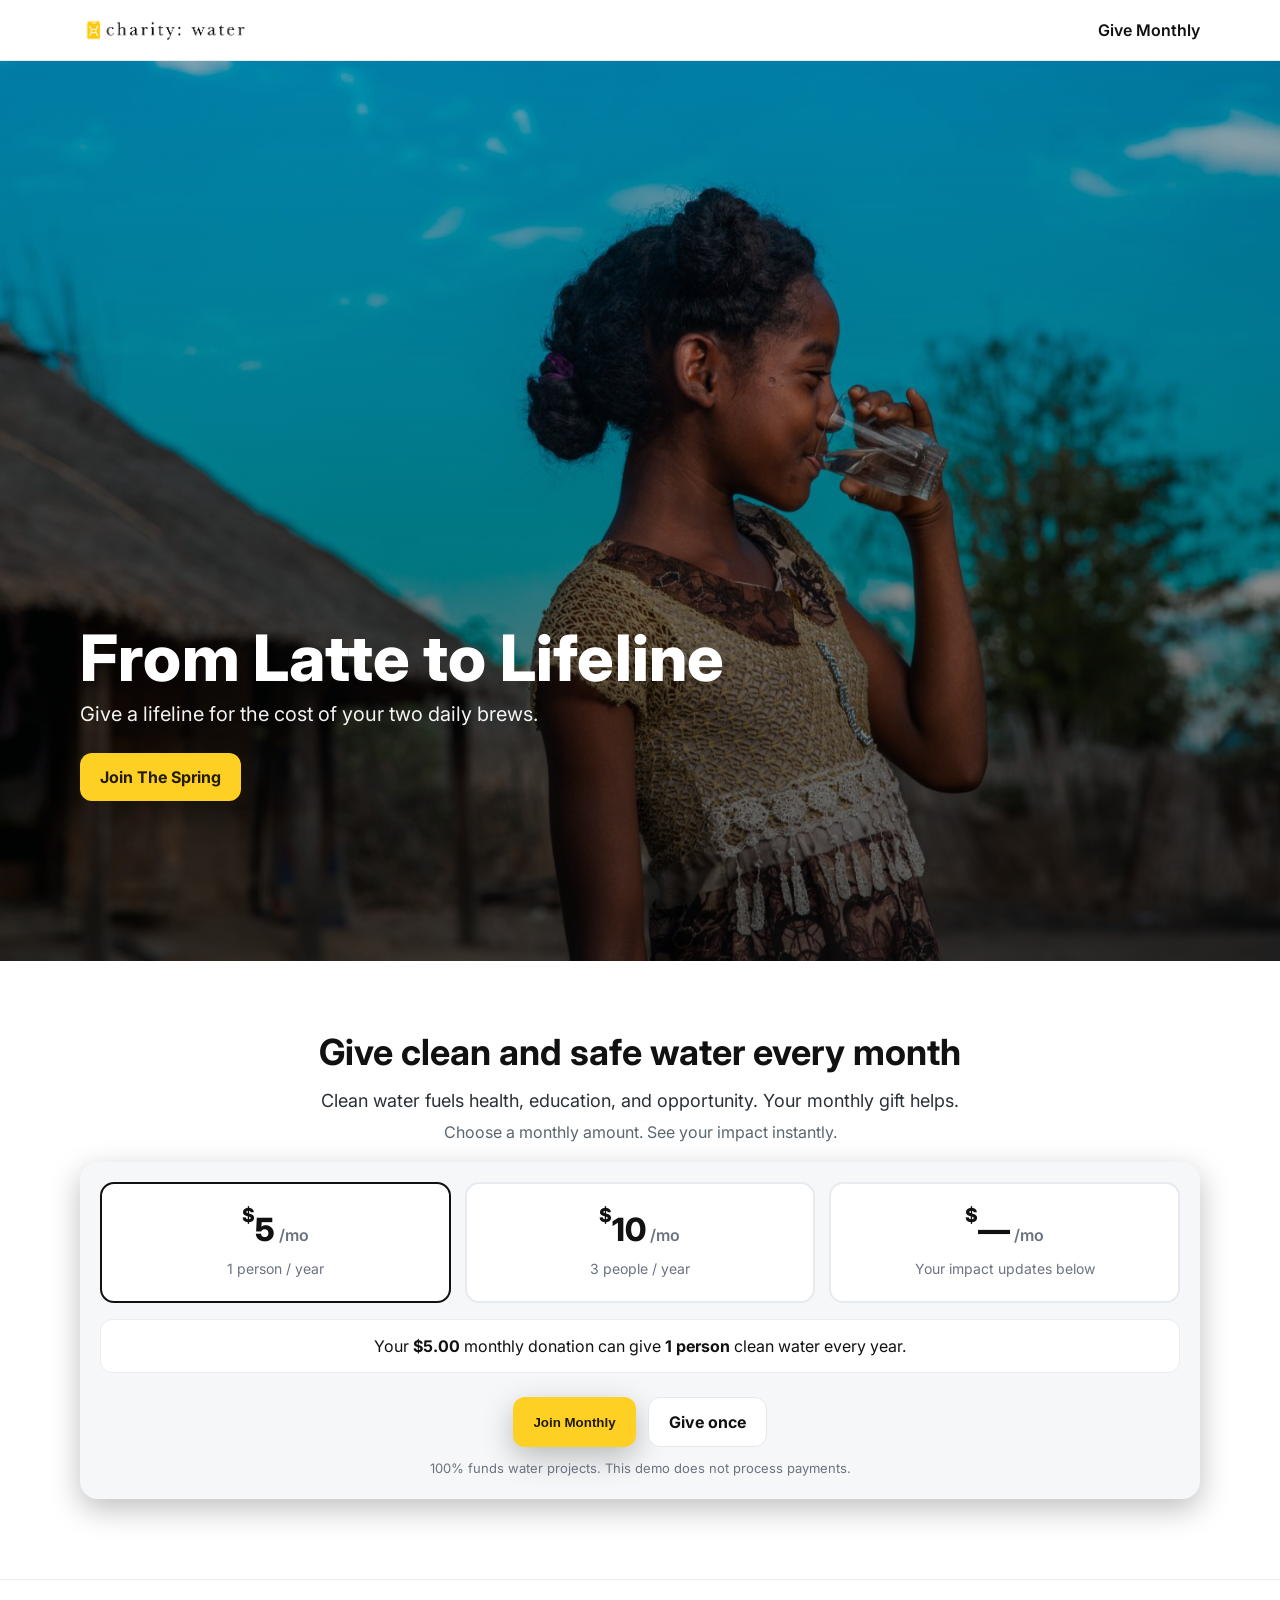
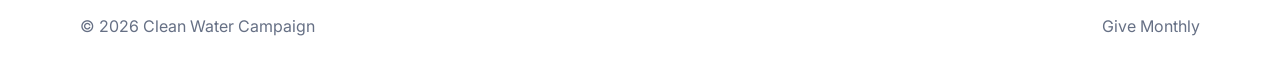
<file: index.html>
<!doctype html>
<html lang="en">
<head>
  <meta charset="utf-8" />
  <meta name="viewport" content="width=device-width, initial-scale=1" />
  <title>From Latte to Lifeline</title>

  <link rel="preconnect" href="https://fonts.googleapis.com">
  <link rel="preconnect" href="https://fonts.gstatic.com" crossorigin>
  <link href="https://fonts.googleapis.com/css2?family=Inter:wght@400;600;700;800&display=swap" rel="stylesheet">

  <link rel="stylesheet" href="styles.css" />
</head>
<body>
  <!-- Header -->
  <header class="site-header">
    <div class="container header-inner">
      <a href="#" class="brand" aria-label="Home">
        <img src="charity_logo.png" alt="charity: water logo" height="32">
      
      </a>
      <nav class="nav"><a class="nav-link" href="#give">Give Monthly</a></nav>
    </div>
  </header>

  <main>
    <!-- Hero (full screen) -->
    <section class="hero" role="banner" aria-label="Clean water campaign">
      <img class="hero-bg" src="hero.jpg" alt="Girl drinking clean water, rural village background">
      <div class="overlay"></div>
      <div class="container hero-content">
        <h1 class="hero-title">From Latte to Lifeline</h1>
        <p class="hero-subtitle">Give a lifeline for the cost of your two daily brews.</p>
        <a href="#give" class="btn btn-primary">Join The Spring</a>
      </div>
    </section>

    <!-- Donation (centered copy) -->
    <section id="give" class="give">
      <div class="container">
        <header class="give-header">
          <h2>Give clean and safe water every month</h2>
          <p class="lead">Clean water fuels health, education, and opportunity. Your monthly gift helps.</p>
          <p class="muted">Choose a monthly amount. See your impact instantly.</p>
        </header>

        <form id="donation-form" class="donation" onsubmit="return false;">
          <fieldset class="amounts">
            <legend class="sr-only">Monthly donation amount</legend>

            <label class="amount-card">
              <input type="radio" name="amount" value="5" data-people="1" checked>
              <span class="amount-content">
                <span class="price"><sup>$</sup>5<span class="per">/mo</span></span>
                <span class="impact">1 person / year</span>
              </span>
            </label>

            <label class="amount-card">
              <input type="radio" name="amount" value="10" data-people="3">
              <span class="amount-content">
                <span class="price"><sup>$</sup>10<span class="per">/mo</span></span>
                <span class="impact">3 people / year</span>
              </span>
            </label>

            <label class="amount-card amount-other">
              <input type="number" min="1" step="1" name="other" placeholder="Other" aria-label="Other monthly amount">
              <span class="amount-content">
                <span class="price other"><sup>$</sup><span class="other-val">—</span><span class="per">/mo</span></span>
                <span class="impact other-impact">Your impact updates below</span>
              </span>
            </label>
          </fieldset>

          <p class="impact-line" aria-live="polite">
            Your <strong>$<span id="impact-amount">5</span>.00</strong> monthly donation can give
            <strong><span id="impact-people">1</span> person</strong> clean water every year.
          </p>

          <div class="actions">
            <button type="button" id="join-btn" class="btn btn-primary">Join Monthly</button>
            <a href="#" class="btn btn-secondary">Give once</a>
          </div>

          <p class="fineprint">100% funds water projects. This demo does not process payments.</p>
        </form>
      </div>
    </section>
  </main>

  <footer class="site-footer">
    <div class="container footer-inner">
      <p>© <span id="year"></span> Clean Water Campaign</p>
      <a class="foot-link" href="#give">Give Monthly</a>
    </div>
  </footer>

  <script src="script.js" defer></script>
</body>
</html>
</file>
<file: styles.css>
/* ===== Base ===== */
:root{
  --text:#111111;
  --muted:#5b6770;
  --brand:#ffd024;
  --card:#f6f7f8;
  --shadow:0 10px 30px rgba(0,0,0,.25);
}
*{box-sizing:border-box}
html,body{height:100%}
body{
  margin:0;
  font-family:Inter,system-ui,-apple-system,Segoe UI,Roboto,Arial,sans-serif;
  color:var(--text);
  background:#fff;
  line-height:1.5;
}
img{max-width:100%;height:auto;display:block}
.container{max-width:1120px;width:92%;margin:0 auto}

/* ===== Header ===== */
.site-header{
  position:sticky;top:0;z-index:50;
  background:rgba(255,255,255,.9);
  -webkit-backdrop-filter:saturate(180%) blur(8px);
  backdrop-filter:saturate(180%) blur(8px);
  border-bottom:1px solid #e9ecef;
}
.header-inner{display:flex;align-items:center;justify-content:space-between;padding:14px 0}
.brand{display:inline-flex;align-items:center;gap:10px;text-decoration:none}
.brand img{height:32px}
.nav-link{color:inherit;text-decoration:none;font-weight:600}

/* ===== Hero (full screen) ===== */
.hero{
  position:relative;
  min-height:100vh;      /* fallback */
  min-height:100dvh;     /* modern browsers */
  display:grid;place-items:center;
  overflow:hidden;background:#0b1d1f;
}
.hero-bg{
  position:absolute;top:0;left:0;right:0;bottom:0;
  width:100%;height:100%;object-fit:cover;
  opacity:.88;transform:scale(1.02);
  z-index:0;display:block;
}
.overlay{
  position:absolute;top:0;left:0;right:0;bottom:0;
  background:linear-gradient(to top, rgba(0,0,0,.55), rgba(0,0,0,.15));
  z-index:1; /* under text, above image */
  /* mix-blend-mode:multiply; // optional */
}
.hero-content{
  position:relative;z-index:2;color:#fff;text-align:left;
  padding:96px 0 160px;        /* pushes donation below hero */
  align-self:end;
}
.hero-title{font-size:clamp(40px,6vw,64px);line-height:1.05;margin:0 0 8px;font-weight:800;letter-spacing:.2px}
.hero-subtitle{font-size:clamp(16px,2.2vw,20px);opacity:.95;margin:0 0 24px}

/* Buttons */
.btn{display:inline-flex;align-items:center;justify-content:center;padding:12px 20px;border-radius:12px;border:0;font-weight:700;text-decoration:none;cursor:pointer;transition:.2s transform,.2s box-shadow}
.btn-primary{background:var(--brand);color:#231b00;box-shadow:var(--shadow)}
.btn-primary:hover{transform:translateY(-1px)}
.btn-secondary{background:#fff;color:#111;border:1px solid #e5e7eb}
.btn-secondary:hover{transform:translateY(-1px)}

/* ===== Donation (centered) ===== */
.give{
  position:relative; z-index:auto;
  margin:0;
  padding:64px 0 80px;
  background:#fff;
}
.give-header{margin-bottom:18px;text-align:center}
.give-header h2{margin:0 0 6px;font-size:clamp(24px,4vw,36px)}
.lead{font-size:16px;color:#2a3136;margin:8px 0 6px}
@media (min-width:900px){.lead{font-size:18px}}
.muted{color:var(--muted);margin:0}

.donation{background:var(--card);padding:20px;border-radius:18px;box-shadow:var(--shadow);text-align:center}
.amounts{display:grid;grid-template-columns:repeat(auto-fit,minmax(180px,1fr));gap:14px;margin:0;padding:0;border:0}
.amount-card{position:relative;display:block;background:#fff;border:2px solid #e7eaee;border-radius:14px;transition:border-color .15s,transform .15s}
.amount-card:hover{transform:translateY(-2px)}
.amount-card input[type="radio"]{position:absolute;top:0;left:0;right:0;bottom:0;opacity:0}
.amount-content{display:grid;place-items:center;padding:22px 16px}
.price{font-weight:800;font-size:32px}
.price sup{font-size:.6em;top:-.4em;position:relative}
.price .per{font-size:.5em;font-weight:600;margin-left:4px;color:#6b7280}
.impact{font-size:14px;color:#6b7280;margin-top:4px}
.amount-card.is-checked{border-color:#111}

.amount-other input[type="number"]{position:absolute;top:0;left:0;right:0;bottom:0;opacity:0;pointer-events:none}
.amount-other:focus-within input[type="number"]{opacity:1;pointer-events:auto;position:static;width:100%;padding:16px;border:1.5px solid #e5e7eb;border-radius:10px;margin:14px 14px 0 14px;font:inherit}

.impact-line{margin:16px auto;background:#fff;padding:14px 16px;border:1px solid #eaecef;border-radius:12px;text-align:center}
.actions{display:flex;gap:12px;flex-wrap:wrap;padding:8px 4px;justify-content:center}
.fineprint{color:#6b7280;font-size:13px;margin:4px 8px 0;text-align:center}

/* ===== Footer ===== */
.site-footer{border-top:1px solid #eceff1;background:#fff}
.footer-inner{display:flex;align-items:center;justify-content:space-between;padding:18px 0;color:#667085}
.foot-link{text-decoration:none;color:inherit}
.sr-only{position:absolute;width:1px;height:1px;padding:0;margin:-1px;overflow:hidden;clip:rect(0,0,0,0);border:0}

/* ===== Mobile tune-up ===== */
@media (max-width:768px){
  .hero-content{ padding:56px 0 120px; }
}
</file>
